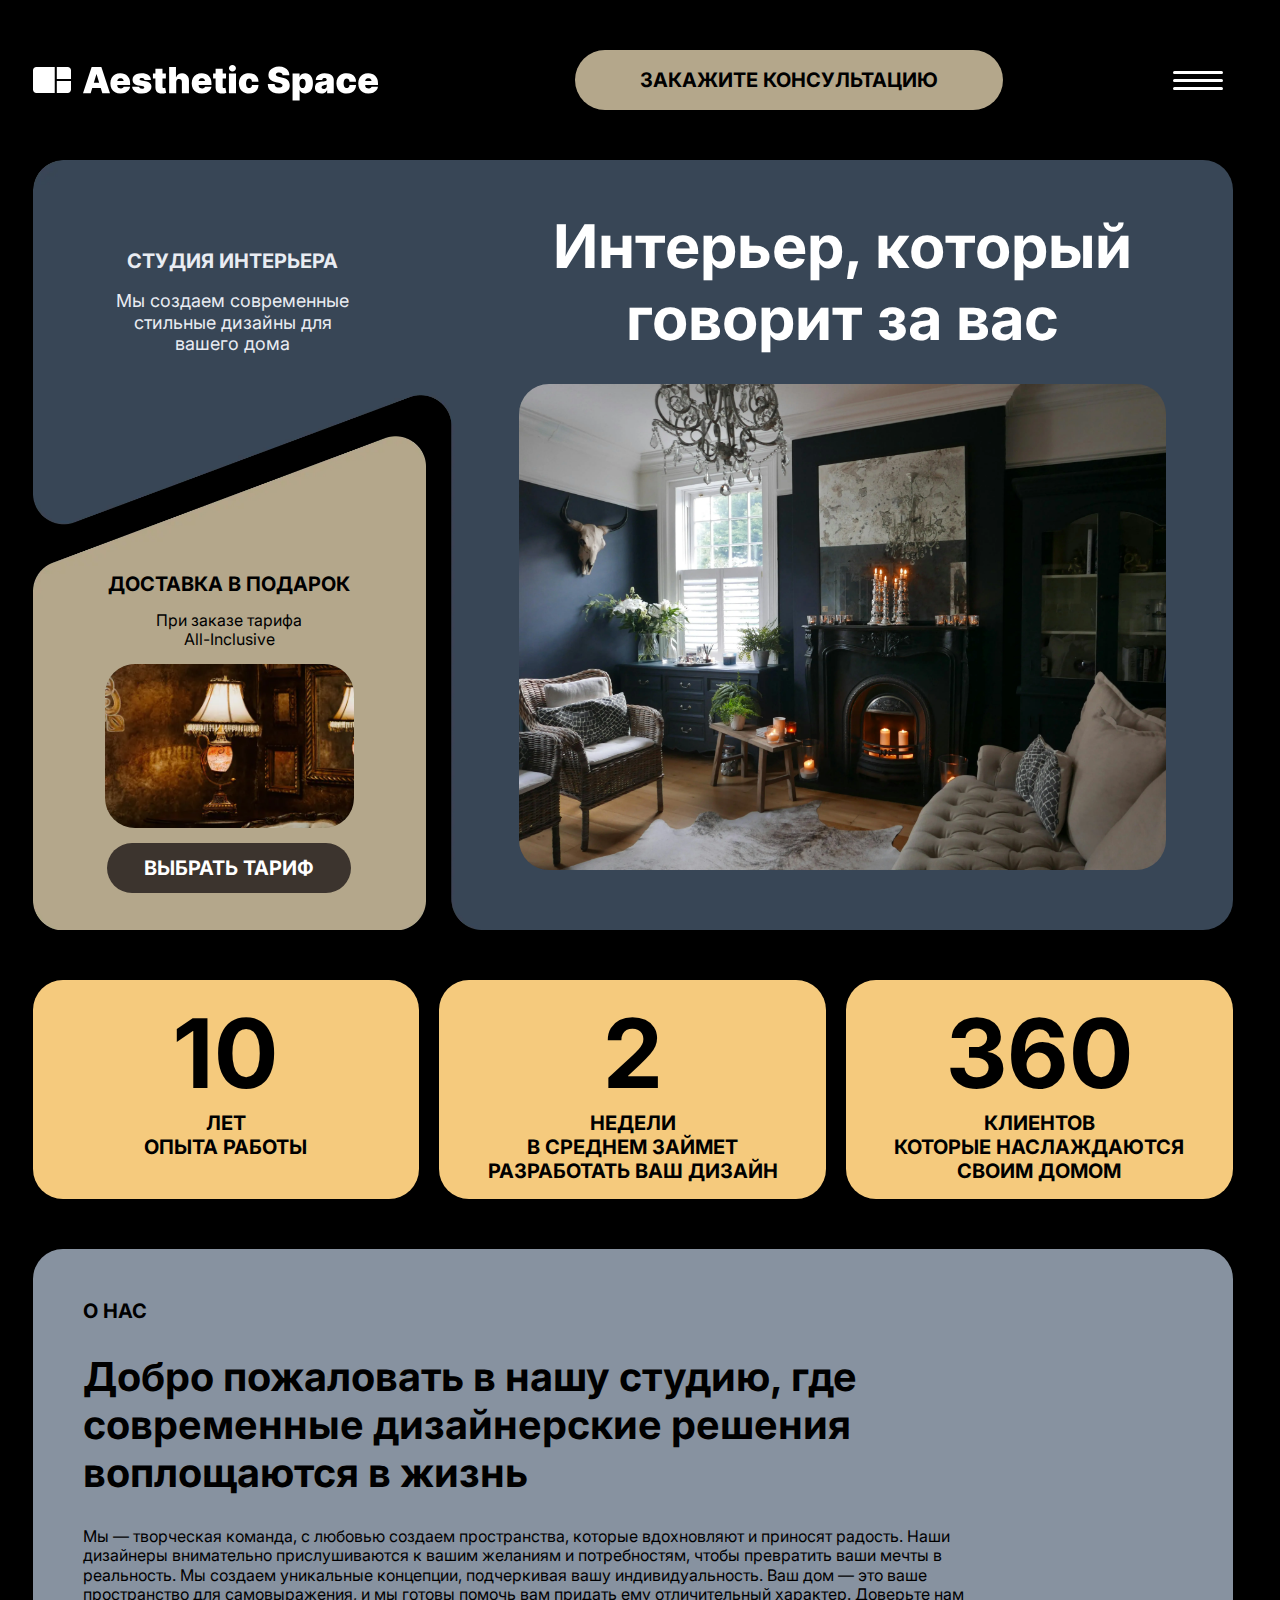
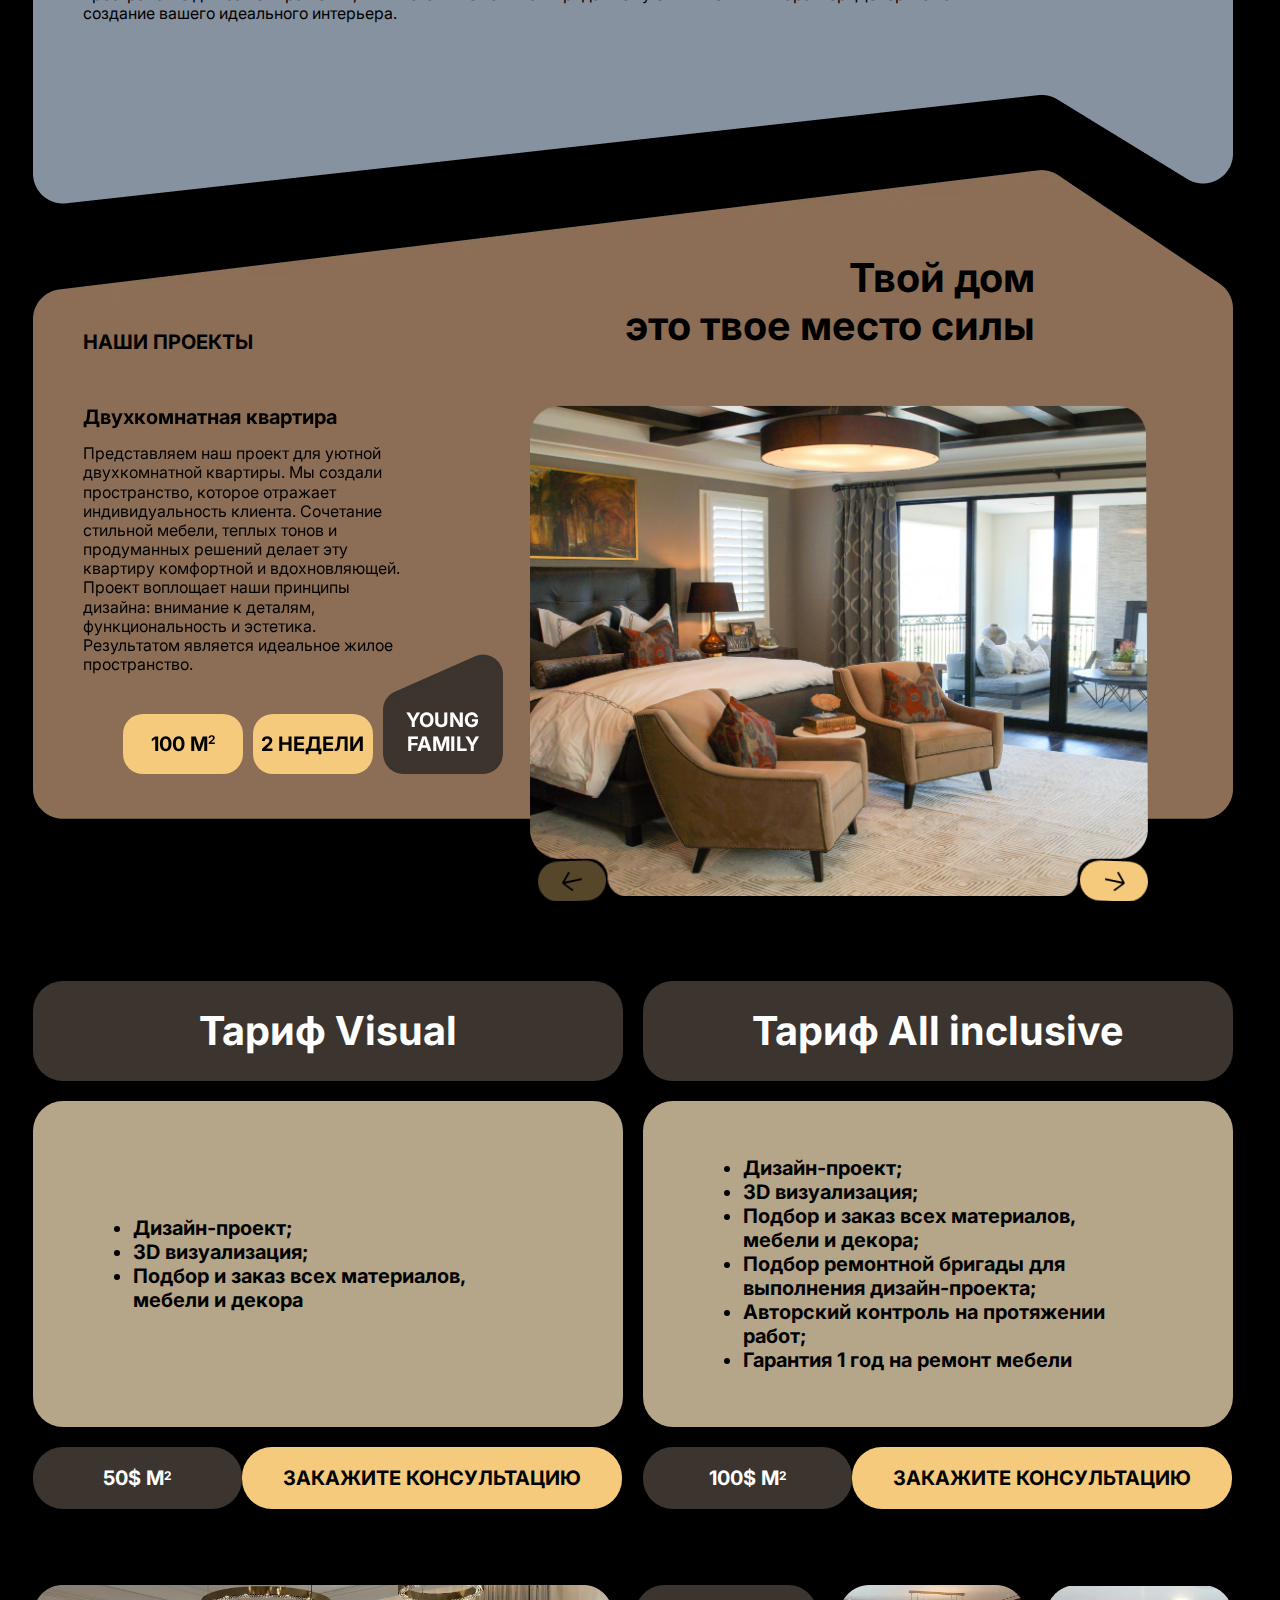
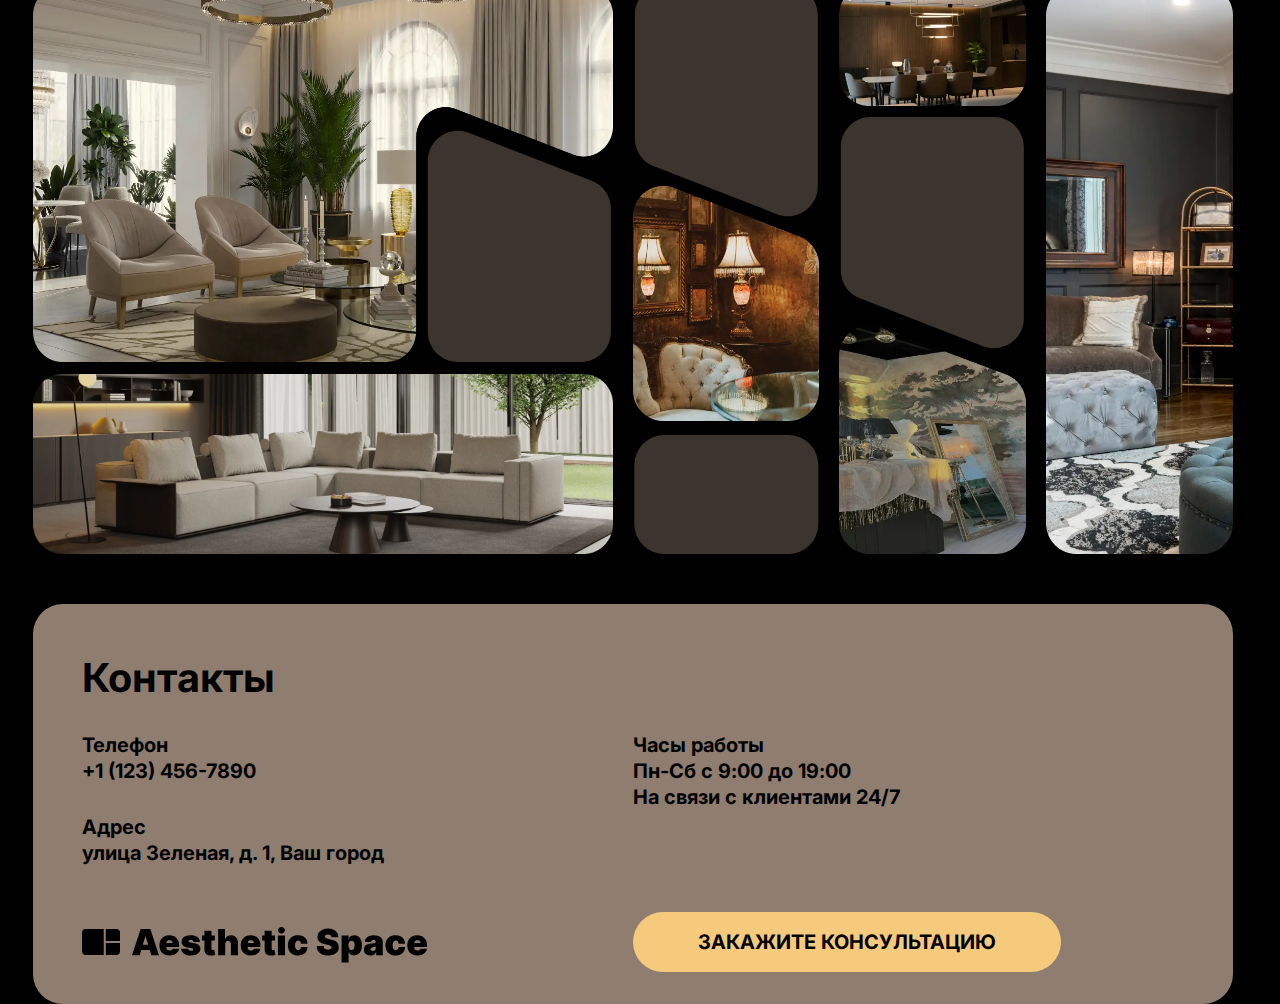
<file: index.html>
<!DOCTYPE html>
<html lang="ru">

<head>
	<meta charset="UTF-8">
	<meta http-equiv="X-UA-Compatible" content="IE=edge">
	<meta name="viewport" content="width=device-width, initial-scale=1.0">
	<title>Дизайн</title>
	<link rel="stylesheet" href="css/style.min.css">
</head>

<body>
	<header class="header">
		<div class="container">
			<div class="header__inner">
				<a class="logo header__logo" href="#">
					<img src="images/logo.svg" alt="logo">
				</a>
				<button class="header__btn btn open-modal" type="button">Закажите консультацию</button>
				<dialog class="dialog">
					<div class="dialog__inner">
						<button class="close-modal" type="button">×</button>
						<div class="form-title">Оставить заявку</div>
						<form>
							<div class="form-group">
								<input type="text" placeholder="Ваше имя" required>
							</div>
							<div class="form-group">
								<input type="tel" placeholder="+7 (999) 999-99-99" required>
							</div>
							<div class="form-group">
								<input type="email" placeholder="Ваш e-mail" required>
							</div>
							<div class="form-group">
								<textarea id="message" rows="4" placeholder="Введите ваше сообщение"></textarea>
							</div>
							<button type="submit" class="submit-btn">Отправить</button>
						</form>
					</div>
				</dialog>
				<button class="header__menu-btn">
					<img src="images/btn-menu.svg" alt="menu button">
				</button>
				<nav class="header__menu">
					<div class="header__menu-list">
						<a class="header__menu-item" href="#about">О нас</a>
						<a class="header__menu-item" href="#projects">Наши проекты</a>
						<a class="header__menu-item" href="#tariffs">Тарифы</a>
						<a class="header__menu-item" href="#contacts">Контакты</a>
					</div>
				</nav>
			</div>
		</div>
	</header>


<main>
	<section class="top">
		<div class="container">
			<div class="top__inner">
				<div class="top__about">
					<div class="top__info">
						<h3 class="top__info-title">
							Студия интерьера </h3>
						<p class="top__text">
							Мы создаем современные стильные дизайны для вашего дома </p>
					</div>
					<div class="top__slogan">
						<h1 class="top__title">
							Интерьер, который говорит за вас
						</h1>
							<img class="top__images" src="images/top.webp" alt="top image">
					</div>
				</div>
				<div class="top__promo">
					<h3 class="top__promo-title">
						доставка в подарок
					</h3>
					<p class="top__promo-text">
						При заказе тарифа
						<span>All-Inclusive </span>
					</p>
						<img class="top__promo-img" src="images/promo.webp" alt="top promo image">
					<a class="top__promo-btn" href="#tariffs">Выбрать тариф</a>
				</div>
			</div>
		</div>
	</section>

	<div class="statistics">
		<div class="container">
			<dl class="statistics__list">
				<div class="statistics__item">
					<dt class="statistics__num">
						10
					</dt>
					<dd class="statistics__text">
						лет
					</dd>
					<dd class="statistics__text">
						опыта работы
					</dd>
				</div>
				<div class="statistics__item">
					<dt class="statistics__num">
						2
					</dt>
					<dd class="statistics__text">
						недели
					</dd>
					<dd class="statistics__text">
						в среднем займет разработать ваш дизайн
					</dd>
				</div>
				<div class="statistics__item">
					<dt class="statistics__num">
						360
					</dt>
					<dd class="statistics__text">
						клиентов
					</dd>
					<dd class="statistics__text">
						которые наслаждаются
						своим домом
					</dd>
				</div>
			</dl>
		</div>
	</div>

	<section class="about" id="about">
		<div class="container">
			<div class="about__wrapper">
				<div class="about__inner">
					<h3 class="about__subtitle">о нас</h3>
					<div>
						<h2 class="about__title">Добро пожаловать в нашу студию, где современные дизайнерские решения воплощаются в
							жизнь
						</h2>
					</div>
					<p class="about__text">
						Мы — творческая команда, с любовью создаем пространства, которые вдохновляют и приносят радость. Наши
						дизайнеры внимательно прислушиваются к вашим желаниям и потребностям, чтобы превратить ваши мечты в
						реальность. Мы создаем уникальные концепции, подчеркивая вашу индивидуальность.
						Ваш дом — это ваше пространство для самовыражения, и мы готовы помочь вам придать ему отличительный
						характер. Доверьте нам создание вашего идеального интерьера.
					</p>
				</div>
			</div>
		</div>
	</section>

	<section class="projects" id="projects">
		<div class="container">
			<div class="projects__inner">
				<div class="projects__top">
					<h3 class="projects__title">
						Наши проекты
					</h3>
					<h2 class="projects__top-title">
						Твой дом <br>
						это твое место силы
					</h2>
				</div>
				<div class="projects__slider swiper">
					<div class="swiper-wrapper">
						<div class="projects__slide swiper-slide">
							<div class="projects__slide-inner">
								<div class="projects__slide-content">
									<p class="projects__slide-subtitle">
										Двухкомнатная квартира
									</p>
									<p class="projects__slide-text">
										Представляем наш проект для уютной двухкомнатной квартиры. Мы создали пространство, которое отражает
										индивидуальность клиента. Сочетание стильной мебели, теплых тонов и продуманных решений делает
										эту квартиру комфортной и вдохновляющей. Проект воплощает наши принципы дизайна: внимание к деталям,
										функциональность и эстетика. Результатом является идеальное жилое пространство.
									</p>
									<ul class="projects__slide-info">
										<li>100 m<sup>2</sup></li>
										<li>2 недели</li>
										<li><span>young family</span></li>
									</ul>
								</div>
								<img class="projects__slide-images" src="images/slide1.png" alt="slide images">
							</div>
						</div>
						<div class="projects__slide swiper-slide">
							<div class="projects__slide-inner">
								<div class="projects__slide-content">
									<p class="projects__slide-subtitle">
										Акцент на гостиной
									</p>
									<p class="projects__slide-text">
										Представляем наш проект для стильной и гостеприимной гостиной. Мы создали пространство, которое
										отражает индивидуальность клиента. Сочетание стильной мебели, теплых тонов и интеллектуальных
										решений делает эту квартиру комфортной и вдохновляющей. <br>Проект воплощает наши принципы дизайна:
										внимание к деталям, функциональность и эстетика.
									</p>
									<ul class="projects__slide-info">
										<li>150 m<sup>2</sup></li>
										<li>3 недели</li>
										<li><span>большая семья</span></li>
									</ul>
								</div>
								<img class="projects__slide-images" src="images/slide2.png" alt="slide images">
							</div>
						</div>
						<div class="projects__slide swiper-slide">
							<div class="projects__slide-inner">
								<div class="projects__slide-content">
									<p class="projects__slide-subtitle">
										Трехкомнатная квартира
									</p>
									<p class="projects__slide-text">
										Уют, преемственность поколений и стиль. Мы создали пространство, которое отражает индивидуальность
										клиента. Сочетание стильной мебели, теплых тонов и интеллектуальных решений делает эту квартиру
										комфортной и вдохновляющей. Проект воплощает наши принципы дизайна: внимание к деталям,
										функциональность и эстетика. Результатом является идеальное жилое пространство, выражающее личный
										стиль клиента.
									</p>
									<ul class="projects__slide-info">
										<li>300 m<sup>2</sup></li>
										<li>4 недели</li>
										<li><span>большая семья</span></li>
									</ul>
								</div>
								<img class="projects__slide-images" src="images/slide3.png" alt="slide images">
							</div>
						</div>
					</div>
					<div class="projects__slider-btn swiper-button-prev">
						<img src="images/left-btn.svg" alt="left button">
					</div>
					<div class="projects__slider-btn swiper-button-next">
						<img src="images/right-btn.svg" alt="right button">
					</div>
				</div>
			</div>
		</div>
	</section>

	<div class="tariffs" id="tariffs">
		<div class="container">
			<div class="tariffs__inner">
				<div class="tariffs__content-left">
					<p class="tariffs__title">
						Тариф Visual
					</p>
					<ul class="tariffs__list tariffs__list-left">
						<li class="tariffs__list-item">Дизайн-проект;</li>
						<li class="tariffs__list-item">3D визуализация;</li>
						<li class="tariffs__list-item">Подбор и заказ всех материалов, мебели и декора</li>
					</ul>
					<div class="tariffs__info">
						<p class="tariffs__size">50$ m<sup>2</sup></p>
						<button class="btn tariffs__btn open-modal" type="button">Закажите консультацию</button>
					</div>
				</div>
				<div class="tariffs__content-right">
					<p class="tariffs__title">
						Тариф All inclusive
					</p>
					<ul class="tariffs__list">
						<li class="tariffs__list-item">Дизайн-проект;</li>
						<li class="tariffs__list-item">3D визуализация;</li>
						<li class="tariffs__list-item">Подбор и заказ всех материалов, мебели и декора;</li>
						<li class="tariffs__list-item">Подбор ремонтной бригады для выполнения дизайн-проекта;</li>
						<li class="tariffs__list-item">Авторский контроль на протяжении работ;</li>
						<li class="tariffs__list-item">Гарантия 1 год на ремонт мебели</li>
					</ul>
					<div class="tariffs__info">
						<p class="tariffs__size">100$ m<sup>2</sup></p>
						<button class="btn tariffs__btn open-modal" type="button">Закажите консультацию</button>
					</div>
				</div>
			</div>
		</div>
	</div>

	<div class="gallery">
		<div class="container">
			<div class="gallery__inner">
				<img class="gall-1" src="images/gallery/1.webp" alt="gallery image">
				<svg class="gall-2" width="183" height="232" viewBox="0 0 183 232" fill="none"
					xmlns="http://www.w3.org/2000/svg">
					<path
						d="M0 153.387C0 165.764 7.60082 176.871 19.1379 181.352L142.138 229.128C161.802 236.766 183 222.259 183 201.164V30C183 13.4315 169.569 0 153 0H30C13.4315 0 0 13.4315 0 30V153.387Z"
						fill="#3C342E" />
				</svg>
				<img class="gall-3" src="images/gallery/3.webp" alt="gallery image">
				<img class="gall-4" src="images/gallery/4.webp" alt="gallery image">
				<svg class="gall-5" width="183" height="232" viewBox="0 0 183 232" fill="none"
					xmlns="http://www.w3.org/2000/svg">
					<path
						d="M183 78.6126C183 66.2358 175.399 55.1294 163.862 50.6481L40.8621 2.87185C21.1977 -4.76629 0 9.74066 0 30.8364V202C0 218.569 13.4315 232 30 232H153C169.569 232 183 218.569 183 202V78.6126Z"
						fill="#3C342E" />
				</svg>
				<img class="gall-6" src="images/gallery/6.webp" alt="gallery image">
				<svg class="gall-7" width="183" height="232" viewBox="0 0 183 232" fill="none"
					xmlns="http://www.w3.org/2000/svg">
					<path
						d="M0 153.387C0 165.764 7.60082 176.871 19.1379 181.352L142.138 229.128C161.802 236.766 183 222.259 183 201.164V30C183 13.4315 169.569 0 153 0H30C13.4315 0 0 13.4315 0 30V153.387Z"
						fill="#3C342E" />
				</svg>
				<img class="gall-8" src="images/gallery/8.webp" alt="gallery image">
				<svg class="gall-9" width="184" height="119" viewBox="0 0 184 119" fill="none"
					xmlns="http://www.w3.org/2000/svg">
					<rect width="184" height="119" rx="30" fill="#3C342E" />
				</svg>
				<img class="gall-10" src="images/gallery/10.webp" alt="gallery image">
			</div>
		</div>
	</div>
</main>


<footer class="footer" id="contacts">


	<div class="container">


		<div class="footer__inner">


			<h2 class="footer__title">


				Контакты


			</h2>


			<dl class="footer__contacts">


				<div class="footer__contacts-item">


					<dt>Телефон</dt>


					<dd>+1 (123) 456-7890</dd>


				</div>


				<div class="footer__contacts-item">


					<dt>Часы работы</dt>


					<dd>Пн-Сб с 9:00 до 19:00<br>


						На связи с клиентами 24/7</dd>


				</div>


				<div class="footer__contacts-item">


					<dt>Адрес</dt>


					<dd>улица Зеленая, д. 1, Ваш город</dd>


				</div>


			</dl>


			<div class="footer__bottom">


				<a class="logo footer__logo" href="#">


					<img src="images/logo-black.svg" alt="logo black">


				</a>


				<button class="footer__btn btn open-modal">


					закажите консультацию </button>


				<button id="scrollToTop" class="scroll-to-top">&#8593;</button>


			</div>


		</div>


	</div>


</footer>


<script src="https://code.jquery.com/jquery-3.6.0.min.js"></script>


<script src="js/main.min.js"></script>


</body>





</html>
</file>
<file: css/style.min.css>
@font-face{font-family:"Inter";font-display:swap;src:url("../fonts/Inter-Regular.woff2") format("woff2"),url("../fonts/Inter-Regular.woff") format("woff");font-weight:400;font-style:normal}@font-face{font-family:"Inter";font-display:swap;src:url("../fonts/Inter-Regular.woff2") format("woff2"),url("../fonts/Inter-Bold.woff") format("woff");font-weight:700;font-style:normal}html{box-sizing:border-box}*,*::after,*::before{box-sizing:inherit}body,h1,h2,h3,h4,h5,h6,p,ul,ol,li,figure,figcaption,blockquote,dl,dd{margin:0}img{max-width:100%;display:block}input,button,textarea,select{font:inherit}a{text-decoration:none;color:inherit}button{background-color:rgba(0,0,0,0);border:none;font-family:inherit;cursor:pointer}@font-face{font-family:"swiper-icons";src:url("data:application/font-woff;charset=utf-8;base64, [base64]//wADZ2x5ZgAAAywAAADMAAAD2MHtryVoZWFkAAABbAAAADAAAAA2E2+eoWhoZWEAAAGcAAAAHwAAACQC9gDzaG10eAAAAigAAAAZAAAArgJkABFsb2NhAAAC0AAAAFoAAABaFQAUGG1heHAAAAG8AAAAHwAAACAAcABAbmFtZQAAA/gAAAE5AAACXvFdBwlwb3N0AAAFNAAAAGIAAACE5s74hXjaY2BkYGAAYpf5Hu/j+W2+MnAzMYDAzaX6QjD6/4//Bxj5GA8AuRwMYGkAPywL13jaY2BkYGA88P8Agx4j+/8fQDYfA1AEBWgDAIB2BOoAeNpjYGRgYNBh4GdgYgABEMnIABJzYNADCQAACWgAsQB42mNgYfzCOIGBlYGB0YcxjYGBwR1Kf2WQZGhhYGBiYGVmgAFGBiQQkOaawtDAoMBQxXjg/wEGPcYDDA4wNUA2CCgwsAAAO4EL6gAAeNpj2M0gyAACqxgGNWBkZ2D4/wMA+xkDdgAAAHjaY2BgYGaAYBkGRgYQiAHyGMF8FgYHIM3DwMHABGQrMOgyWDLEM1T9/w8UBfEMgLzE////P/5//f/V/xv+r4eaAAeMbAxwIUYmIMHEgKYAYjUcsDAwsLKxc3BycfPw8jEQA/[base64]/uznmfPFBNODM2K7MTQ45YEAZqGP81AmGGcF3iPqOop0r1SPTaTbVkfUe4HXj97wYE+yNwWYxwWu4v1ugWHgo3S1XdZEVqWM7ET0cfnLGxWfkgR42o2PvWrDMBSFj/IHLaF0zKjRgdiVMwScNRAoWUoH78Y2icB/yIY09An6AH2Bdu/UB+yxopYshQiEvnvu0dURgDt8QeC8PDw7Fpji3fEA4z/PEJ6YOB5hKh4dj3EvXhxPqH/SKUY3rJ7srZ4FZnh1PMAtPhwP6fl2PMJMPDgeQ4rY8YT6Gzao0eAEA409DuggmTnFnOcSCiEiLMgxCiTI6Cq5DZUd3Qmp10vO0LaLTd2cjN4fOumlc7lUYbSQcZFkutRG7g6JKZKy0RmdLY680CDnEJ+UMkpFFe1RN7nxdVpXrC4aTtnaurOnYercZg2YVmLN/d/gczfEimrE/fs/bOuq29Zmn8tloORaXgZgGa78yO9/cnXm2BpaGvq25Dv9S4E9+5SIc9PqupJKhYFSSl47+Qcr1mYNAAAAeNptw0cKwkAAAMDZJA8Q7OUJvkLsPfZ6zFVERPy8qHh2YER+3i/BP83vIBLLySsoKimrqKqpa2hp6+jq6RsYGhmbmJqZSy0sraxtbO3sHRydnEMU4uR6yx7JJXveP7WrDycAAAAAAAH//wACeNpjYGRgYOABYhkgZgJCZgZNBkYGLQZtIJsFLMYAAAw3ALgAeNolizEKgDAQBCchRbC2sFER0YD6qVQiBCv/H9ezGI6Z5XBAw8CBK/m5iQQVauVbXLnOrMZv2oLdKFa8Pjuru2hJzGabmOSLzNMzvutpB3N42mNgZGBg4GKQYzBhYMxJLMlj4GBgAYow/P/PAJJhLM6sSoWKfWCAAwDAjgbRAAB42mNgYGBkAIIbCZo5IPrmUn0hGA0AO8EFTQAA");font-weight:400;font-style:normal}:root{--swiper-theme-color: #007aff}:host{position:relative;display:block;margin-left:auto;margin-right:auto;z-index:1}.swiper{margin-left:auto;margin-right:auto;position:relative;overflow:hidden;list-style:none;padding:0;z-index:1;display:block}.swiper-vertical>.swiper-wrapper{flex-direction:column}.swiper-wrapper{position:relative;width:100%;height:100%;z-index:1;display:flex;transition-property:transform;transition-timing-function:var(--swiper-wrapper-transition-timing-function, initial);box-sizing:content-box}.swiper-android .swiper-slide,.swiper-ios .swiper-slide,.swiper-wrapper{transform:translate3d(0px, 0, 0)}.swiper-horizontal{touch-action:pan-y}.swiper-vertical{touch-action:pan-x}.swiper-slide{flex-shrink:0;width:100%;height:100%;position:relative;transition-property:transform;display:block}.swiper-slide-invisible-blank{visibility:hidden}.swiper-autoheight,.swiper-autoheight .swiper-slide{height:auto}.swiper-autoheight .swiper-wrapper{align-items:flex-start;transition-property:transform,height}.swiper-backface-hidden .swiper-slide{transform:translateZ(0);-webkit-backface-visibility:hidden;backface-visibility:hidden}.swiper-3d.swiper-css-mode .swiper-wrapper{perspective:1200px}.swiper-3d .swiper-wrapper{transform-style:preserve-3d}.swiper-3d{perspective:1200px}.swiper-3d .swiper-slide,.swiper-3d .swiper-cube-shadow{transform-style:preserve-3d}.swiper-css-mode>.swiper-wrapper{overflow:auto;scrollbar-width:none;-ms-overflow-style:none}.swiper-css-mode>.swiper-wrapper::-webkit-scrollbar{display:none}.swiper-css-mode>.swiper-wrapper>.swiper-slide{scroll-snap-align:start start}.swiper-css-mode.swiper-horizontal>.swiper-wrapper{scroll-snap-type:x mandatory}.swiper-css-mode.swiper-vertical>.swiper-wrapper{scroll-snap-type:y mandatory}.swiper-css-mode.swiper-free-mode>.swiper-wrapper{scroll-snap-type:none}.swiper-css-mode.swiper-free-mode>.swiper-wrapper>.swiper-slide{scroll-snap-align:none}.swiper-css-mode.swiper-centered>.swiper-wrapper::before{content:"";flex-shrink:0;order:9999}.swiper-css-mode.swiper-centered>.swiper-wrapper>.swiper-slide{scroll-snap-align:center center;scroll-snap-stop:always}.swiper-css-mode.swiper-centered.swiper-horizontal>.swiper-wrapper>.swiper-slide:first-child{margin-inline-start:var(--swiper-centered-offset-before)}.swiper-css-mode.swiper-centered.swiper-horizontal>.swiper-wrapper::before{height:100%;min-height:1px;width:var(--swiper-centered-offset-after)}.swiper-css-mode.swiper-centered.swiper-vertical>.swiper-wrapper>.swiper-slide:first-child{margin-block-start:var(--swiper-centered-offset-before)}.swiper-css-mode.swiper-centered.swiper-vertical>.swiper-wrapper::before{width:100%;min-width:1px;height:var(--swiper-centered-offset-after)}.swiper-3d .swiper-slide-shadow,.swiper-3d .swiper-slide-shadow-left,.swiper-3d .swiper-slide-shadow-right,.swiper-3d .swiper-slide-shadow-top,.swiper-3d .swiper-slide-shadow-bottom,.swiper-3d .swiper-slide-shadow,.swiper-3d .swiper-slide-shadow-left,.swiper-3d .swiper-slide-shadow-right,.swiper-3d .swiper-slide-shadow-top,.swiper-3d .swiper-slide-shadow-bottom{position:absolute;left:0;top:0;width:100%;height:100%;pointer-events:none;z-index:10}.swiper-3d .swiper-slide-shadow{background:rgba(0, 0, 0, 0.15)}.swiper-3d .swiper-slide-shadow-left{background-image:linear-gradient(to left, rgba(0, 0, 0, 0.5), rgba(0, 0, 0, 0))}.swiper-3d .swiper-slide-shadow-right{background-image:linear-gradient(to right, rgba(0, 0, 0, 0.5), rgba(0, 0, 0, 0))}.swiper-3d .swiper-slide-shadow-top{background-image:linear-gradient(to top, rgba(0, 0, 0, 0.5), rgba(0, 0, 0, 0))}.swiper-3d .swiper-slide-shadow-bottom{background-image:linear-gradient(to bottom, rgba(0, 0, 0, 0.5), rgba(0, 0, 0, 0))}.swiper-lazy-preloader{width:42px;height:42px;position:absolute;left:50%;top:50%;margin-left:-21px;margin-top:-21px;z-index:10;transform-origin:50%;box-sizing:border-box;border:4px solid var(--swiper-preloader-color, var(--swiper-theme-color));border-radius:50%;border-top-color:transparent}.swiper:not(.swiper-watch-progress) .swiper-lazy-preloader,.swiper-watch-progress .swiper-slide-visible .swiper-lazy-preloader{animation:swiper-preloader-spin 1s infinite linear}.swiper-lazy-preloader-white{--swiper-preloader-color: #fff}.swiper-lazy-preloader-black{--swiper-preloader-color: #000}@keyframes swiper-preloader-spin{0%{transform:rotate(0deg)}100%{transform:rotate(360deg)}}.swiper-virtual .swiper-slide{-webkit-backface-visibility:hidden;transform:translateZ(0)}.swiper-virtual.swiper-css-mode .swiper-wrapper::after{content:"";position:absolute;left:0;top:0;pointer-events:none}.swiper-virtual.swiper-css-mode.swiper-horizontal .swiper-wrapper::after{height:1px;width:var(--swiper-virtual-size)}.swiper-virtual.swiper-css-mode.swiper-vertical .swiper-wrapper::after{width:1px;height:var(--swiper-virtual-size)}:root{--swiper-navigation-size: 44px}.swiper-button-prev,.swiper-button-next{position:absolute;top:var(--swiper-navigation-top-offset, 50%);width:calc(var(--swiper-navigation-size)/44*27);height:var(--swiper-navigation-size);margin-top:calc(0px - var(--swiper-navigation-size)/2);z-index:10;cursor:pointer;display:flex;align-items:center;justify-content:center;color:var(--swiper-navigation-color, var(--swiper-theme-color))}.swiper-button-prev.swiper-button-disabled,.swiper-button-next.swiper-button-disabled{opacity:.35;cursor:auto;pointer-events:none}.swiper-button-prev.swiper-button-hidden,.swiper-button-next.swiper-button-hidden{opacity:0;cursor:auto;pointer-events:none}.swiper-navigation-disabled .swiper-button-prev,.swiper-navigation-disabled .swiper-button-next{display:none !important}.swiper-button-prev svg,.swiper-button-next svg{width:100%;height:100%;object-fit:contain;transform-origin:center}.swiper-rtl .swiper-button-prev svg,.swiper-rtl .swiper-button-next svg{transform:rotate(180deg)}.swiper-button-prev,.swiper-rtl .swiper-button-next{left:var(--swiper-navigation-sides-offset, 10px);right:auto}.swiper-button-next,.swiper-rtl .swiper-button-prev{right:var(--swiper-navigation-sides-offset, 10px);left:auto}.swiper-button-lock{display:none}.swiper-button-prev:after,.swiper-button-next:after{font-family:swiper-icons;font-size:var(--swiper-navigation-size);text-transform:none !important;letter-spacing:0;font-variant:initial;line-height:1}.swiper-button-prev:after,.swiper-rtl .swiper-button-next:after{content:"prev"}.swiper-button-next,.swiper-rtl .swiper-button-prev{right:var(--swiper-navigation-sides-offset, 10px);left:auto}.swiper-button-next:after,.swiper-rtl .swiper-button-prev:after{content:"next"}.swiper-pagination{position:absolute;text-align:center;transition:300ms opacity;transform:translate3d(0, 0, 0);z-index:10}.swiper-pagination.swiper-pagination-hidden{opacity:0}.swiper-pagination-disabled>.swiper-pagination,.swiper-pagination.swiper-pagination-disabled{display:none !important}.swiper-pagination-fraction,.swiper-pagination-custom,.swiper-horizontal>.swiper-pagination-bullets,.swiper-pagination-bullets.swiper-pagination-horizontal{bottom:var(--swiper-pagination-bottom, 8px);top:var(--swiper-pagination-top, auto);left:0;width:100%}.swiper-pagination-bullets-dynamic{overflow:hidden;font-size:0}.swiper-pagination-bullets-dynamic .swiper-pagination-bullet{transform:scale(0.33);position:relative}.swiper-pagination-bullets-dynamic .swiper-pagination-bullet-active{transform:scale(1)}.swiper-pagination-bullets-dynamic .swiper-pagination-bullet-active-main{transform:scale(1)}.swiper-pagination-bullets-dynamic .swiper-pagination-bullet-active-prev{transform:scale(0.66)}.swiper-pagination-bullets-dynamic .swiper-pagination-bullet-active-prev-prev{transform:scale(0.33)}.swiper-pagination-bullets-dynamic .swiper-pagination-bullet-active-next{transform:scale(0.66)}.swiper-pagination-bullets-dynamic .swiper-pagination-bullet-active-next-next{transform:scale(0.33)}.swiper-pagination-bullet{width:var(--swiper-pagination-bullet-width, var(--swiper-pagination-bullet-size, 8px));height:var(--swiper-pagination-bullet-height, var(--swiper-pagination-bullet-size, 8px));display:inline-block;border-radius:var(--swiper-pagination-bullet-border-radius, 50%);background:var(--swiper-pagination-bullet-inactive-color, #000);opacity:var(--swiper-pagination-bullet-inactive-opacity, 0.2)}button.swiper-pagination-bullet{border:none;margin:0;padding:0;box-shadow:none;-webkit-appearance:none;appearance:none}.swiper-pagination-clickable .swiper-pagination-bullet{cursor:pointer}.swiper-pagination-bullet:only-child{display:none !important}.swiper-pagination-bullet-active{opacity:var(--swiper-pagination-bullet-opacity, 1);background:var(--swiper-pagination-color, var(--swiper-theme-color))}.swiper-vertical>.swiper-pagination-bullets,.swiper-pagination-vertical.swiper-pagination-bullets{right:var(--swiper-pagination-right, 8px);left:var(--swiper-pagination-left, auto);top:50%;transform:translate3d(0px, -50%, 0)}.swiper-vertical>.swiper-pagination-bullets .swiper-pagination-bullet,.swiper-pagination-vertical.swiper-pagination-bullets .swiper-pagination-bullet{margin:var(--swiper-pagination-bullet-vertical-gap, 6px) 0;display:block}.swiper-vertical>.swiper-pagination-bullets.swiper-pagination-bullets-dynamic,.swiper-pagination-vertical.swiper-pagination-bullets.swiper-pagination-bullets-dynamic{top:50%;transform:translateY(-50%);width:8px}.swiper-vertical>.swiper-pagination-bullets.swiper-pagination-bullets-dynamic .swiper-pagination-bullet,.swiper-pagination-vertical.swiper-pagination-bullets.swiper-pagination-bullets-dynamic .swiper-pagination-bullet{display:inline-block;transition:200ms transform,200ms top}.swiper-horizontal>.swiper-pagination-bullets .swiper-pagination-bullet,.swiper-pagination-horizontal.swiper-pagination-bullets .swiper-pagination-bullet{margin:0 var(--swiper-pagination-bullet-horizontal-gap, 4px)}.swiper-horizontal>.swiper-pagination-bullets.swiper-pagination-bullets-dynamic,.swiper-pagination-horizontal.swiper-pagination-bullets.swiper-pagination-bullets-dynamic{left:50%;transform:translateX(-50%);white-space:nowrap}.swiper-horizontal>.swiper-pagination-bullets.swiper-pagination-bullets-dynamic .swiper-pagination-bullet,.swiper-pagination-horizontal.swiper-pagination-bullets.swiper-pagination-bullets-dynamic .swiper-pagination-bullet{transition:200ms transform,200ms left}.swiper-horizontal.swiper-rtl>.swiper-pagination-bullets-dynamic .swiper-pagination-bullet{transition:200ms transform,200ms right}.swiper-pagination-fraction{color:var(--swiper-pagination-fraction-color, inherit)}.swiper-pagination-progressbar{background:var(--swiper-pagination-progressbar-bg-color, rgba(0, 0, 0, 0.25));position:absolute}.swiper-pagination-progressbar .swiper-pagination-progressbar-fill{background:var(--swiper-pagination-color, var(--swiper-theme-color));position:absolute;left:0;top:0;width:100%;height:100%;transform:scale(0);transform-origin:left top}.swiper-rtl .swiper-pagination-progressbar .swiper-pagination-progressbar-fill{transform-origin:right top}.swiper-horizontal>.swiper-pagination-progressbar,.swiper-pagination-progressbar.swiper-pagination-horizontal,.swiper-vertical>.swiper-pagination-progressbar.swiper-pagination-progressbar-opposite,.swiper-pagination-progressbar.swiper-pagination-vertical.swiper-pagination-progressbar-opposite{width:100%;height:var(--swiper-pagination-progressbar-size, 4px);left:0;top:0}.swiper-vertical>.swiper-pagination-progressbar,.swiper-pagination-progressbar.swiper-pagination-vertical,.swiper-horizontal>.swiper-pagination-progressbar.swiper-pagination-progressbar-opposite,.swiper-pagination-progressbar.swiper-pagination-horizontal.swiper-pagination-progressbar-opposite{width:var(--swiper-pagination-progressbar-size, 4px);height:100%;left:0;top:0}.swiper-pagination-lock{display:none}.swiper-scrollbar{border-radius:var(--swiper-scrollbar-border-radius, 10px);position:relative;touch-action:none;background:var(--swiper-scrollbar-bg-color, rgba(0, 0, 0, 0.1))}.swiper-scrollbar-disabled>.swiper-scrollbar,.swiper-scrollbar.swiper-scrollbar-disabled{display:none !important}.swiper-horizontal>.swiper-scrollbar,.swiper-scrollbar.swiper-scrollbar-horizontal{position:absolute;left:var(--swiper-scrollbar-sides-offset, 1%);bottom:var(--swiper-scrollbar-bottom, 4px);top:var(--swiper-scrollbar-top, auto);z-index:50;height:var(--swiper-scrollbar-size, 4px);width:calc(100% - 2*var(--swiper-scrollbar-sides-offset, 1%))}.swiper-vertical>.swiper-scrollbar,.swiper-scrollbar.swiper-scrollbar-vertical{position:absolute;left:var(--swiper-scrollbar-left, auto);right:var(--swiper-scrollbar-right, 4px);top:var(--swiper-scrollbar-sides-offset, 1%);z-index:50;width:var(--swiper-scrollbar-size, 4px);height:calc(100% - 2*var(--swiper-scrollbar-sides-offset, 1%))}.swiper-scrollbar-drag{height:100%;width:100%;position:relative;background:var(--swiper-scrollbar-drag-bg-color, rgba(0, 0, 0, 0.5));border-radius:var(--swiper-scrollbar-border-radius, 10px);left:0;top:0}.swiper-scrollbar-cursor-drag{cursor:move}.swiper-scrollbar-lock{display:none}.swiper-zoom-container{width:100%;height:100%;display:flex;justify-content:center;align-items:center;text-align:center}.swiper-zoom-container>img,.swiper-zoom-container>svg,.swiper-zoom-container>canvas{max-width:100%;max-height:100%;object-fit:contain}.swiper-slide-zoomed{cursor:move;touch-action:none}.swiper .swiper-notification{position:absolute;left:0;top:0;pointer-events:none;opacity:0;z-index:-1000}.swiper-free-mode>.swiper-wrapper{transition-timing-function:ease-out;margin:0 auto}.swiper-grid>.swiper-wrapper{flex-wrap:wrap}.swiper-grid-column>.swiper-wrapper{flex-wrap:wrap;flex-direction:column}.swiper-fade.swiper-free-mode .swiper-slide{transition-timing-function:ease-out}.swiper-fade .swiper-slide{pointer-events:none;transition-property:opacity}.swiper-fade .swiper-slide .swiper-slide{pointer-events:none}.swiper-fade .swiper-slide-active{pointer-events:auto}.swiper-fade .swiper-slide-active .swiper-slide-active{pointer-events:auto}.swiper.swiper-cube{overflow:visible}.swiper-cube .swiper-slide{pointer-events:none;-webkit-backface-visibility:hidden;backface-visibility:hidden;z-index:1;visibility:hidden;transform-origin:0 0;width:100%;height:100%}.swiper-cube .swiper-slide .swiper-slide{pointer-events:none}.swiper-cube.swiper-rtl .swiper-slide{transform-origin:100% 0}.swiper-cube .swiper-slide-active,.swiper-cube .swiper-slide-active .swiper-slide-active{pointer-events:auto}.swiper-cube .swiper-slide-active,.swiper-cube .swiper-slide-next,.swiper-cube .swiper-slide-prev{pointer-events:auto;visibility:visible}.swiper-cube .swiper-cube-shadow{position:absolute;left:0;bottom:0px;width:100%;height:100%;opacity:.6;z-index:0}.swiper-cube .swiper-cube-shadow:before{content:"";background:#000;position:absolute;left:0;top:0;bottom:0;right:0;filter:blur(50px)}.swiper-cube .swiper-slide-next+.swiper-slide{pointer-events:auto;visibility:visible}.swiper-cube .swiper-slide-shadow-cube.swiper-slide-shadow-top,.swiper-cube .swiper-slide-shadow-cube.swiper-slide-shadow-bottom,.swiper-cube .swiper-slide-shadow-cube.swiper-slide-shadow-left,.swiper-cube .swiper-slide-shadow-cube.swiper-slide-shadow-right{z-index:0;-webkit-backface-visibility:hidden;backface-visibility:hidden}.swiper.swiper-flip{overflow:visible}.swiper-flip .swiper-slide{pointer-events:none;-webkit-backface-visibility:hidden;backface-visibility:hidden;z-index:1}.swiper-flip .swiper-slide .swiper-slide{pointer-events:none}.swiper-flip .swiper-slide-active,.swiper-flip .swiper-slide-active .swiper-slide-active{pointer-events:auto}.swiper-flip .swiper-slide-shadow-flip.swiper-slide-shadow-top,.swiper-flip .swiper-slide-shadow-flip.swiper-slide-shadow-bottom,.swiper-flip .swiper-slide-shadow-flip.swiper-slide-shadow-left,.swiper-flip .swiper-slide-shadow-flip.swiper-slide-shadow-right{z-index:0;-webkit-backface-visibility:hidden;backface-visibility:hidden}.swiper-creative .swiper-slide{-webkit-backface-visibility:hidden;backface-visibility:hidden;overflow:hidden;transition-property:transform,opacity,height}.swiper.swiper-cards{overflow:visible}.swiper-cards .swiper-slide{transform-origin:center bottom;-webkit-backface-visibility:hidden;backface-visibility:hidden;overflow:hidden}html{scroll-behavior:smooth;height:100%;scrollbar-gutter:stable}body{height:100%;background-color:#000;font-family:"Inter",sans-serif;font-weight:400;color:#000;font-size:16px;line-height:1.2;scrollbar-gutter:stable}.container{max-width:1220px;padding:0 10px;margin:0 auto}.btn{background-color:#f5ca7d;font-weight:700;text-transform:uppercase;font-size:20px;padding:18px 65px;border-radius:30px}.dialog{position:fixed;margin:0;width:400px;top:50%;left:50%;transform:translate(-50%, -50%);border:none;border-radius:10px;box-shadow:0 4px 8px rgba(0,0,0,.2);padding:20px}.dialog::backdrop{background-color:rgba(0,0,0,.8)}.dialog__inner{padding:40px 30px 50px;text-align:center;display:flex;flex-direction:column;gap:15px}.dialog p{margin-bottom:50px}.close-modal{background:none;border:none;font-size:18px;cursor:pointer;position:absolute;top:10px;right:10px}.form-group{margin-bottom:15px}.form-group label{display:block;margin-bottom:10px;font-weight:bold}.form-group input,.form-group textarea{width:100%;padding:10px;border:1px solid #ddd;border-radius:5px;font-size:14px}.form-group textarea{resize:none}.form-title{font-size:20px;font-weight:bold;text-align:center;margin-bottom:20px}.submit-btn{background-color:#28a745;color:#fff;border:none;padding:12px;width:100%;font-size:16px;border-radius:5px;cursor:pointer;transition:background-color .3s ease}.submit-btn:hover{background-color:#218838}.scroll-block{overflow:hidden}.scroll-to-top{position:fixed;bottom:30px;right:20px;width:50px;height:50px;background-color:#8f7e70;color:#000;border:none;border-radius:50%;cursor:pointer;display:none;justify-content:center;align-items:center;font-size:24px;box-shadow:0 4px 6px rgba(0,0,0,.1);transition:opacity .3s ease,visibility .3s ease}.scroll-to-top:hover{background-color:#0056b3}.header{padding-top:50px;margin-bottom:50px}.header__inner{display:-webkit-box;display:-ms-flexbox;display:flex;-webkit-box-pack:justify;-ms-flex-pack:justify;justify-content:space-between;-webkit-box-align:center;-ms-flex-align:center;align-items:center;-ms-flex-wrap:wrap;flex-wrap:wrap}.header__btn{margin-left:auto;margin-right:160px;background-color:#b4a78b}.header__menu-btn{padding:10px}.header__menu{pointer-events:none;opacity:0;-webkit-transition:all .3s;transition:all .3s;position:absolute;top:125px;right:10%;background-color:#000;color:#fff;font-size:22px;border-radius:5px}.header__menu.active{pointer-events:auto;opacity:1}.header__menu-list{padding:20px 0;display:-webkit-box;display:-ms-flexbox;display:flex;-webkit-box-orient:vertical;-webkit-box-direction:normal;-ms-flex-direction:column;flex-direction:column}.header__menu-item{padding:20px 70px 20px 50px;cursor:pointer}.header__menu-item:hover{background-color:#b4a78b;color:#000}.footer{margin-bottom:100px;font-weight:700}.footer__inner{border-radius:30px;background-color:#8f7e70;padding:50px 49px 22px}.footer__title{font-size:40px;margin-bottom:30px}.footer__contacts{font-size:20px;line-height:1.3;display:-webkit-box;display:-ms-flexbox;display:flex;-ms-flex-wrap:wrap;flex-wrap:wrap;margin-bottom:36px}.footer__contacts-item{-ms-flex-preferred-size:50%;flex-basis:50%}.footer__contacts-item:first-child{margin-bottom:30px}.footer__bottom{display:-webkit-box;display:-ms-flexbox;display:flex;-ms-flex-wrap:wrap;flex-wrap:wrap;-webkit-box-align:center;-ms-flex-align:center;align-items:center}.footer__logo{-ms-flex-preferred-size:50%;flex-basis:50%}.footer__logo,.footer__btn{margin:10px 0}.top{margin-bottom:50px}.top__inner{display:grid;gap:20px;grid-template-columns:1fr 2fr;grid-template-rows:250px 500px}.top__about{padding-top:50px;grid-column:1/3;grid-row:1/3;background-image:url(../images/top-aboutbg.webp);background-repeat:no-repeat;background-size:cover;display:grid;grid-template-columns:1fr 2fr;border-radius:30px}.top__info{padding-top:15px;text-align:center}.top__info-title{font-size:20px;font-weight:700;text-transform:uppercase;margin-top:24px;color:#e9ecf2}.top__text{max-width:250px;margin:17px auto;color:#e9ecf2;font-size:18px}.top__slogan{padding-left:20px;text-align:center}.top__title{font-size:60px;font-weight:700;margin:0 auto 30px;max-width:592px;color:#fff}.top__images{border-radius:30px;margin:0 auto;max-width:83%}.top__promo{grid-column:1/2;grid-row:2/3;background-image:url(../images/promo-bg.webp);background-repeat:no-repeat;background-size:cover;text-align:center;color:#000;align-self:self-end;padding-top:136px}.top__promo-title{font-size:20px;font-weight:700;text-transform:uppercase;margin-bottom:15px}.top__promo-text{max-width:175px;margin:0 auto 15px}.top__promo-text span{display:block}.top__promo-img{border-radius:30px;max-width:249px;margin:0 auto 15px}.top__promo-btn{display:inline-block;padding:13px 37px;border-radius:30px;color:#fff;background-color:#3c342e;font-size:20px;font-weight:700;text-transform:uppercase;margin-bottom:37px}.statistics{margin-bottom:50px}.statistics__list{display:-webkit-box;display:-ms-flexbox;display:flex;-webkit-box-pack:justify;-ms-flex-pack:justify;justify-content:space-between;gap:20px}.statistics__item{background-color:#f5ca7d;border-radius:30px;padding:16px 40px;text-align:center;text-transform:uppercase;font-weight:700;font-size:20px;-ms-flex-preferred-size:33.333333%;flex-basis:33.333333%}.statistics__num{font-size:96px}.about{margin-bottom:30px}.about__wrapper{position:relative;padding-bottom:137px}.about__wrapper::after{content:"";background-image:url(../images/about-bg.png);width:100%;height:137px;position:absolute;bottom:3px;left:0;right:0}.about__inner{background-color:#8792a0;padding:50px;border-top-left-radius:30px;border-top-right-radius:30px}.about__subtitle{font-size:20px;font-weight:700;text-transform:uppercase;margin-bottom:30px}.about__title{font-size:40px;font-weight:700;margin-bottom:30px;max-width:838px}.about__text{max-width:952px}.projects{margin-top:-70px;margin-bottom:80px}.projects__inner{background-image:url(../images/projects-bg.webp);background-repeat:no-repeat;padding:160px 85px 0 50px}.projects__top{display:-webkit-box;display:-ms-flexbox;display:flex;-webkit-box-pack:justify;-ms-flex-pack:justify;justify-content:space-between;max-width:952px;height:95px}.projects__title{font-size:20px;text-transform:uppercase;font-weight:700;margin-bottom:50px}.projects__top-title{font-size:40px;font-weight:700;text-align:right;-webkit-transform:translateY(-80%);-ms-transform:translateY(-80%);transform:translateY(-80%)}.projects__slider{padding-bottom:5px;margin-top:-20px}.projects__slide-inner{display:-webkit-box;display:-ms-flexbox;display:flex;-webkit-box-pack:justify;-ms-flex-pack:justify;justify-content:space-between}.projects__slide-images{max-width:58%}.projects__slide-subtitle{font-size:20px;max-width:318px;font-weight:700;margin-bottom:15px}.projects__slide-text{max-width:318px}.projects__slide-info{max-width:380px;display:-webkit-box;display:-ms-flexbox;display:flex;-webkit-box-align:end;-ms-flex-align:end;align-items:flex-end;-webkit-box-pack:justify;-ms-flex-pack:justify;justify-content:space-between;gap:10px;text-transform:uppercase;margin-top:-30px}.projects__slide-info li{width:140px;height:60px;display:-webkit-box;display:-ms-flexbox;display:flex;-webkit-box-pack:center;-ms-flex-pack:center;justify-content:center;-webkit-box-align:center;-ms-flex-align:center;align-items:center;font-weight:700;font-size:20px;color:#000;background-color:#f5ca7d;border-radius:20px;position:relative}.projects__slide-info li:last-child{background-color:rgba(0,0,0,0);background-image:url(../images/li-bg.webp);background-repeat:no-repeat;height:130px;background-position:bottom;color:#fff;text-align:center}.projects__slide-info li span{position:absolute;bottom:18px}.projects__slide-info sup{font-size:12px;margin-top:-9px}.projects__slider-btn{position:absolute;bottom:0;top:auto;background-color:#f5ca7d;width:68px;height:40px;border-radius:30px}.projects .swiper-button-prev:after,.projects .swiper-button-next:after{display:none}.projects .swiper-button-prev{left:455px;-webkit-transform:rotate(-2deg);-ms-transform:rotate(-2deg);transform:rotate(-2deg)}.projects .swiper-button-next{right:0;-webkit-transform:rotate(2deg);-ms-transform:rotate(2deg);transform:rotate(2deg)}.tariffs{margin-bottom:76px}.tariffs__inner{display:-webkit-box;display:-ms-flexbox;display:flex;-webkit-box-pack:justify;-ms-flex-pack:justify;justify-content:space-between;gap:20px}.tariffs__content-right,.tariffs__content-left{width:100%}.tariffs__content-left{display:-webkit-box;display:-ms-flexbox;display:flex;-webkit-box-orient:vertical;-webkit-box-direction:normal;-ms-flex-direction:column;flex-direction:column}.tariffs__list-left{height:100%;-ms-flex-line-pack:center;align-content:center}.tariffs__title{text-align:center;background-color:#3c342e;border-radius:30px;padding:26px;color:#fff;font-size:40px;font-weight:700;margin-bottom:20px}.tariffs__list{background-color:#b5a68a;border-radius:30px;padding:55px 100px;list-style:disc;font-size:20px;font-weight:700;margin-bottom:20px}.tariffs__info{display:-webkit-box;display:-ms-flexbox;display:flex}.tariffs__size{background-color:#3c342e;border-radius:30px;color:#fff;font-size:20px;font-weight:700;text-transform:uppercase;padding:19px;-ms-flex-preferred-size:209px;flex-basis:209px;display:-webkit-box;display:-ms-flexbox;display:flex;-webkit-box-pack:center;-ms-flex-pack:center;justify-content:center;-webkit-box-align:center;-ms-flex-align:center;align-items:center}.tariffs__size sup{font-size:12px;margin-top:-4px}.tariffs__btn{-ms-flex-preferred-size:380px;flex-basis:380px;padding:18px 24px}.gallery{margin-bottom:50px}.gallery img,.gallery svg{width:100%}.gallery__inner{display:grid;grid-template-columns:2fr 1fr 1fr 1fr 1fr;grid-template-rows:120px 245px 180px;gap:12px 20px}.gall-1{grid-column:1/3;grid-row:1/3;align-self:stretch}.gall-2{grid-column:3/4;grid-row:1/2}.gall-3{grid-column:4/5;grid-row:1/2}.gall-4{grid-column:5/6;grid-row:1/4;align-self:stretch}.gall-5{grid-column:2/3;grid-row:2/3;align-self:end}.gall-6{grid-column:3/4;grid-row:2/3;margin-top:68px}.gall-7{grid-column:4/5;grid-row:2/3}.gall-8{grid-column:1/3;grid-row:3/4;align-self:stretch}.gall-9{grid-column:3/4;grid-row:3/4;align-self:end}.gall-10{grid-column:4/5;grid-row:3/4;align-self:end}@media(max-width: 1240px){.header__btn{margin-right:auto}.container{max-width:1000px}.top__inner{gap:10px;grid-template-rows:247px 400px}.top__about{padding-top:34px}.top__promo{padding-top:97px}.top__promo-title{font-size:18px;margin-bottom:13px}.top__promo-img{max-width:65%;margin-bottom:13px}.top__promo-btn{font-size:18px;margin-bottom:23px}.statistics__item{padding:15px;font-size:18px}.statistics__num{font-size:86px}.about{margin-bottom:0}.about__wrapper::after{background-size:contain;background-repeat:no-repeat}.projects{margin-bottom:60px}.projects__inner{padding-right:55px;background-size:contain}.projects__top{line-height:.5}.projects__top-title{line-height:1.2}.projects__slider{padding-bottom:15px;transform:translateY(-4%)}.projects__slide-text{max-width:380px}.projects__slide-images{max-width:48%}.projects .swiper-button-prev{left:442px}.tariffs__list{padding:50px}.tariffs__btn{padding:18px 30px}.gallery__inner{grid-template-rows:80px 205px 142px}.gall-2{margin-top:-21px}.gall-5{align-self:auto;margin-top:-6px}.gall-7{margin-top:-9px}.gall-9{align-self:auto;margin-top:34px}}@media(max-width: 1020px){.container{max-width:768px}.header{padding-top:30px;margin-bottom:10px}.header__inner{display:grid;gap:10px;grid-template-columns:repeat(2, 1fr)}.header__btn{margin-left:0;padding:14px 34px}.header__menu{font-size:20px}.header__menu-item{padding:20px 60px 20px 40px}.header__menu-btn{grid-column:2/3;margin-left:auto}.top__inner{gap:5px;grid-template-rows:100px 400px;font-size:15px}.top__info{padding-top:0}.top__info-title{font-size:17px}.top__title{font-size:40px;margin-bottom:22px}.top__text{max-width:230px;font-size:16px}.top__images{max-width:86%}.top__promo{padding-top:72px}.top__promo-title,.top__promo-text{margin-bottom:5px}.top__promo-title{font-size:16px}.top__promo-img{max-width:66%;margin-bottom:10px}.top__promo-btn{font-size:15px;margin-bottom:14px}.footer__btn{margin-top:15px}.statistics__list{gap:15px}.statistics__item{padding:17px;font-size:14px}.statistics__num{font-size:56px}.about__title{font-size:35px}.projects{margin-top:-7px}.projects__inner{background-color:#8c6f56;border-radius:30px;padding:120px 50px 0;position:relative;height:668px;margin-bottom:100px}.projects__inner::after{content:"";background-image:url(../images/projects-top-bg.webp);background-size:contain;background-repeat:no-repeat;height:153px;position:absolute;top:-77px;left:0;right:0}.projects__top-title{font-size:32px}.projects__slide-info{padding-left:0;margin-top:40px;flex-direction:column;align-items:flex-start}.projects__slide-inner{flex-wrap:wrap}.projects__slide-text{max-width:100%}.projects__slide-images{position:relative;left:185px;bottom:270px;max-width:70%}.projects .swiper-button-next{bottom:272px}.projects .swiper-button-prev{bottom:272px;left:176px}.tariffs__title{padding:21px;font-size:34px}.gallery__inner{grid-template-rows:46px 174px 111px;gap:10px}.gall-2{margin-top:-41px}.gall-5{margin-top:-16px}.gall-7{margin-top:-16px}.gall-9{margin-top:14px}}@media(max-width: 770px){.body{font-size:14px}.container{max-width:420px}.btn{font-size:13px;padding:10px 16px;margin:5px auto 0;background-color:#f5ca7d}.scroll-to-top{width:35px;height:35px;font-size:18px;bottom:10px;right:10px}.header{padding-top:20px;margin-bottom:0}.header__inner{gap:5px}.header__btn{padding:8px;font-size:12px;width:233px}.header__menu{font-size:14px;top:90px;right:9%}.header__menu-list{padding:10px 0}.header__menu-item{padding:10px 20px}.header__menu-btn{width:50px}.footer__inner{padding:30px}.footer__title{font-size:22px}.footer__contacts{font-size:14px}.top{margin-bottom:30px}.top__title{font-size:22px;text-align:left;max-width:224px;margin-bottom:32px;margin-right:3px}.top__text{font-size:9px;margin:7px auto;max-width:117px}.top__images{max-width:81%;margin-left:39px}.top__inner{grid-template-rows:22px 270px;grid-template-columns:155px 239px}.top__info-title{font-size:14px;margin-top:-12px}.top__promo{max-height:195px;padding-top:48px}.top__promo-title{font-size:10px}.top__promo-text{font-size:9px}.top__promo-img{margin-bottom:4px}.top__promo-btn{padding:6px 12px;font-size:9px;margin-bottom:11px}.top__slogan{padding-left:0}.tariffs__inner{display:block}.statistics{margin-bottom:30px}.statistics__num{font-size:37px}.statistics__item{font-size:9px;padding:10px}.about{max-height:472px}.about__inner{padding:30px 20px}.about__subtitle{margin-bottom:20px}.about__title{font-size:20px;margin-bottom:20px}.about__text{font-size:14px}.projects{margin-bottom:30px}.projects__inner{border-radius:0 0 30px 30px;padding:37px 20px 0;height:533px;margin-bottom:30px}.projects__inner::after{top:-50px}.projects__top{height:88px}.projects__top-title{display:none}.projects__title{font-size:19px;margin-bottom:62px}.projects__slide-text{font-size:14px}.projects__slide-info{margin-top:29px}.projects__slide-info li{font-size:14px;width:85px}.projects__slide-info li:last-child{height:78px}.projects__slide-images{left:107px;bottom:217px}.projects__slider-btn{width:32px;height:18px}.projects__slider-btn img{width:14px}.projects .swiper-button-prev{left:107px;bottom:230px}.projects .swiper-button-next{bottom:229px}.tariffs{margin-bottom:30px}.tariffs__title{font-size:22px;margin-bottom:10px}.tariffs__list{font-size:18px;margin-bottom:10px}.tariffs__btn{padding:14px;font-size:16px}.tariffs__content-left{margin-bottom:30px}.gallery{margin-bottom:30px}.gallery__inner{grid-template-rows:42px 76px 64px;gap:7px}.gall-2{margin-top:-77px}.gall-5{margin-top:-79px}.gall-6{margin-top:22px}.gall-7{margin-top:-77px}.gall-9{margin-top:-16px}}@media(max-width: 420px){.container{max-width:320px}.btn{padding:14px 23px;margin:0 auto;font-size:14px}.dialog{width:310px}.dialog__inner{padding:30px 20px 40px}.header{padding-top:13px;margin-bottom:15px}.header__inner{gap:3px}.header__menu{top:51px;right:4%}.header__menu-btn{grid-column:2/3;grid-row:1/2;margin-left:auto}.header__btn{grid-column:1/2;padding:7px;margin:0 auto;font-size:10px;width:178px;background-color:#f5ca7d}.footer__inner{padding:30px 15px 10px}.footer__contacts{margin-bottom:12px}.footer__contacts-item{flex-basis:100%;margin-bottom:20px}.footer__bottom{gap:10px}.footer__logo{flex-basis:auto;max-width:70%}.footer .btn{margin:0 auto 10px}.top{margin-bottom:20px}.top__inner{display:block}.top__about{padding-top:0;background-image:none;background-color:#384555;padding:20px 20px;display:flex;flex-direction:column-reverse;margin-bottom:20px}.top__title{margin:0 auto 20px;text-align:center}.top__images{max-width:100%;margin-left:0}.top__slogan{padding-left:0}.top__info-title{display:none}.top__text{max-width:236px;margin:12px auto 0;font-size:13px}.top__promo{display:none}.statistics{margin-bottom:20px}.statistics__list{gap:6px}.statistics__num{font-size:22px}.statistics__text{font-size:10px}.about__wrapper{padding-bottom:30px}.about__wrapper::after{display:none}.about__inner{border-radius:30px}.about__subtitle{margin-bottom:10px;font-size:16px}.about__title{font-size:16px;margin-bottom:10px}.about__text{font-size:12px}.projects__inner{border-radius:30px;height:525px}.projects__inner::after{display:none}.projects__title{font-size:16px}.projects__slide-subtitle{font-size:16px}.projects__slide-text{font-size:12px}.projects__slide-info{display:none}.projects__slide-images{left:0;bottom:0;max-width:95%;margin:15px auto 0}.projects__slider-btn{width:44px;height:32px;background-color:#f5ca7d}.projects .swiper-button-next,.projects .swiper-button-prev{bottom:0}.projects .swiper-button-prev{left:0}.tariffs{margin-bottom:20px}.tariffs__title{padding:17px;font-size:19px}.tariffs__list{font-size:12px;padding:30px}.tariffs__size{font-size:16px}.tariffs__btn{flex-basis:auto;font-size:13px}.gallery__inner{grid-template-rows:30px 61px 47px;gap:5px}.gallery .gall-2{margin-top:-86px}.gallery .gall-5{margin-top:-84px}.gallery .gall-6{margin-top:20px}.gallery .gall-7{margin-top:-86px}.gallery .gall-9{margin-top:-27px}}
</file>
